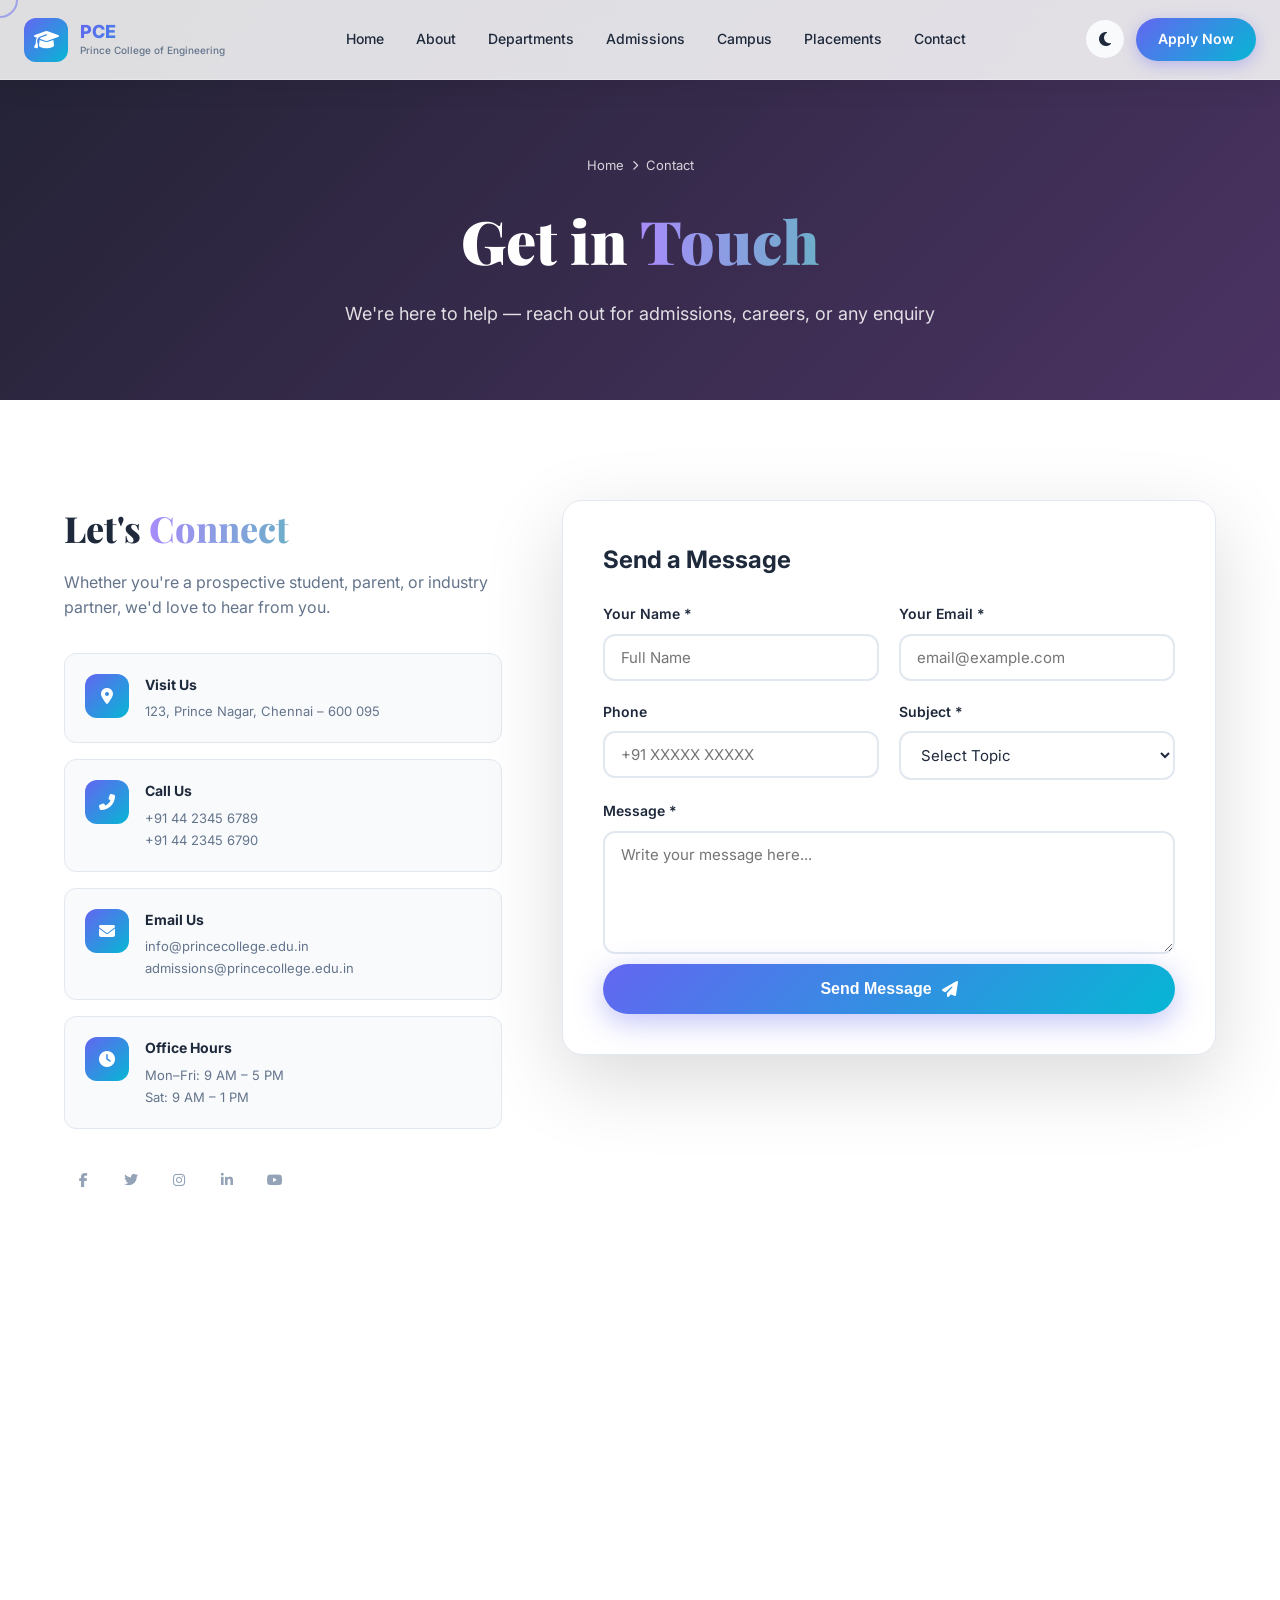
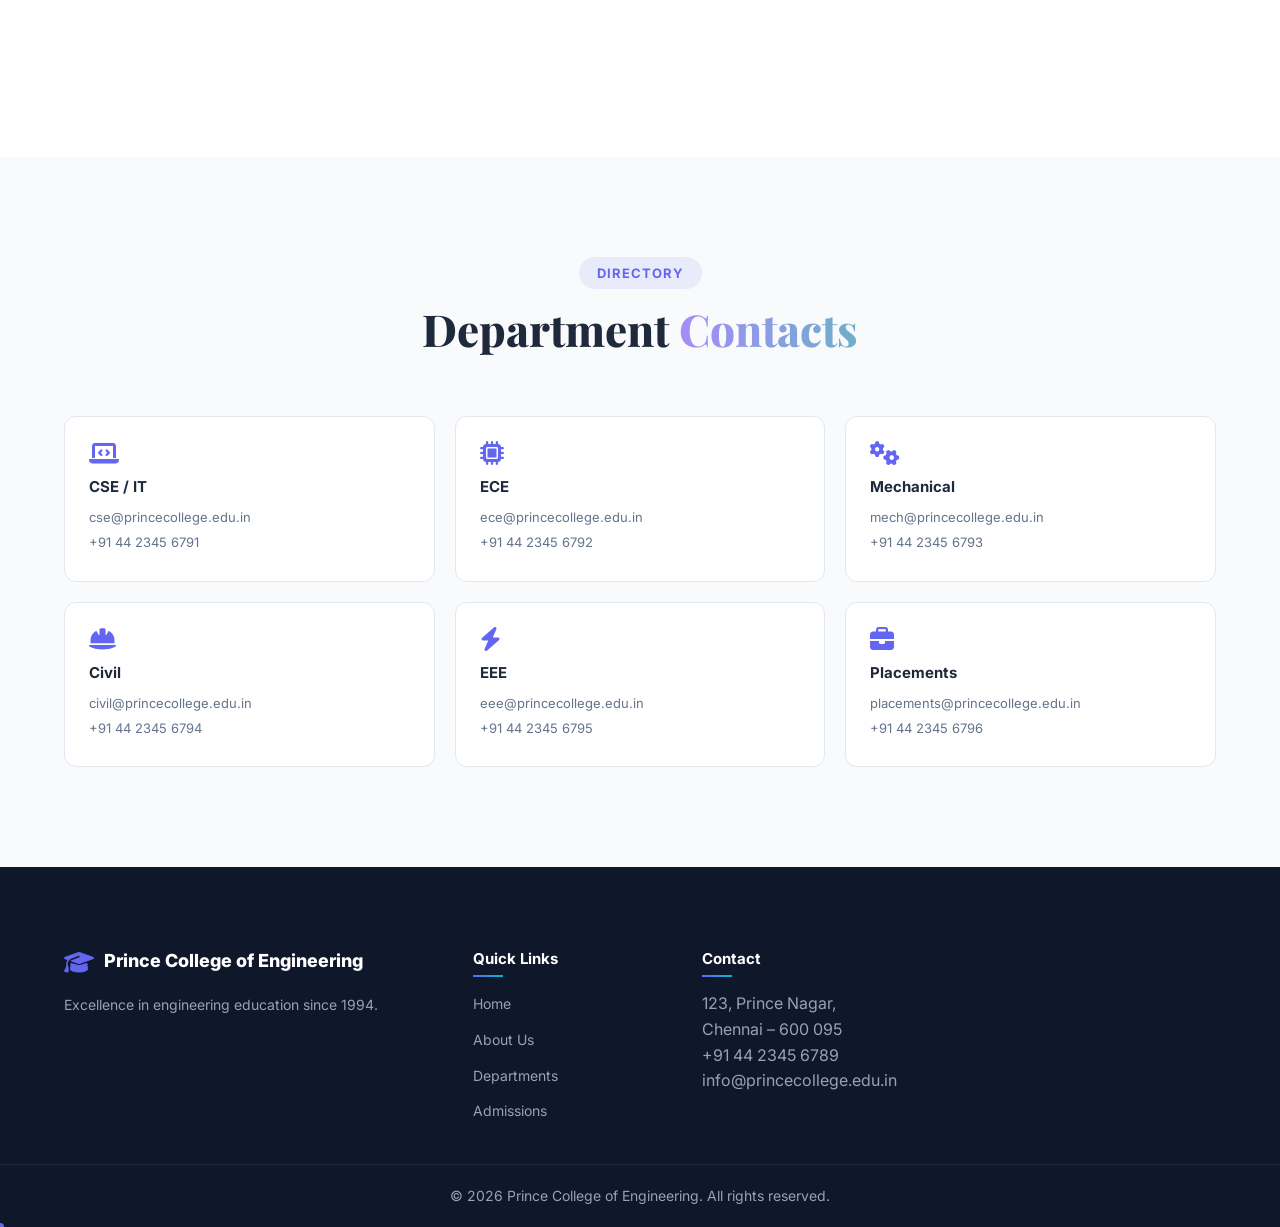
<file: claude college website/contact.html>
<!DOCTYPE html>
<html lang="en" data-theme="light">
<head>
  <meta charset="UTF-8"/>
  <meta name="viewport" content="width=device-width, initial-scale=1.0"/>
  <title>Contact Us | Prince College of Engineering</title>

  <!-- CSS -->
  <link rel="stylesheet" href="css/style.css"/>
  <link rel="stylesheet" href="css/animations.css"/>
  <link rel="stylesheet" href="css/darkmode.css"/>

  <!-- Font Awesome (FIXED) -->
  <link rel="stylesheet" href="https://cdnjs.cloudflare.com/ajax/libs/font-awesome/6.5.0/css/all.min.css"/>

  <!-- Google Fonts (FIXED) -->
  <link href="https://fonts.googleapis.com/css2?family=Inter:wght@300;400;500;600;700;800;900&family=Playfair+Display:wght@700;800&display=swap" rel="stylesheet"/>
</head>

<body>

<div class="scroll-progress" id="scrollProgress"></div>

<!-- NAVBAR -->
<nav class="navbar glass" id="navbar">
  <div class="nav-container">

    <div class="nav-logo">
      <div class="logo-icon"><i class="fas fa-graduation-cap"></i></div>
      <div class="logo-text">
        <span class="logo-main">PCE</span>
        <span class="logo-sub">Prince College of Engineering</span>
      </div>
    </div>

    <ul class="nav-menu" id="navMenu">
      <li><a href="index.html" class="nav-link">Home</a></li>
      <li><a href="about.html" class="nav-link">About</a></li>
      <li><a href="departments.html" class="nav-link">Departments</a></li>
      <li><a href="admissions.html" class="nav-link">Admissions</a></li>
      <li><a href="campus.html" class="nav-link">Campus</a></li>
      <li><a href="placements.html" class="nav-link">Placements</a></li>
      <li><a href="contact.html" class="nav-link active">Contact</a></li>
    </ul>

    <div class="nav-actions">
      <button class="theme-toggle" id="themeToggle">
        <i class="fas fa-moon" id="themeIcon"></i>
      </button>
      <a href="admissions.html" class="btn-apply">Apply Now</a>
      <button class="hamburger" id="hamburger">
        <span></span><span></span><span></span>
      </button>
    </div>

  </div>
</nav>

<!-- HERO -->
<section class="page-hero">
  <div class="page-hero-bg"
       style="background-image: url('https://images.unsplash.com/photo-1423666639041-f56000c27a9a?w=1600&q=80');">
  </div>

  <div class="page-hero-overlay"></div>

  <div class="page-hero-content">
    <div class="breadcrumb">
      <a href="index.html">Home</a>
      <i class="fas fa-chevron-right"></i>
      <span>Contact</span>
    </div>

    <h1>Get in <span class="gradient-text">Touch</span></h1>
    <p>We're here to help — reach out for admissions, careers, or any enquiry</p>
  </div>
</section>

<!-- CONTACT SECTION -->
<section class="contact-section section-pad">
  <div class="container">

    <div class="contact-grid">

      <!-- INFO -->
      <div class="contact-info reveal-left">
        <h2>Let's <span class="gradient-text">Connect</span></h2>
        <p>Whether you're a prospective student, parent, or industry partner, we'd love to hear from you.</p>

        <div class="contact-cards">

          <div class="contact-card">
            <div class="cc-icon"><i class="fas fa-map-marker-alt"></i></div>
            <div>
              <h5>Visit Us</h5>
              <p>123, Prince Nagar, Chennai – 600 095</p>
            </div>
          </div>

          <div class="contact-card">
            <div class="cc-icon"><i class="fas fa-phone-alt"></i></div>
            <div>
              <h5>Call Us</h5>
              <p>+91 44 2345 6789<br/>+91 44 2345 6790</p>
            </div>
          </div>

          <div class="contact-card">
            <div class="cc-icon"><i class="fas fa-envelope"></i></div>
            <div>
              <h5>Email Us</h5>
              <p>info@princecollege.edu.in<br/>admissions@princecollege.edu.in</p>
            </div>
          </div>

          <div class="contact-card">
            <div class="cc-icon"><i class="fas fa-clock"></i></div>
            <div>
              <h5>Office Hours</h5>
              <p>Mon–Fri: 9 AM – 5 PM<br/>Sat: 9 AM – 1 PM</p>
            </div>
          </div>

        </div>

        <div class="social-links">
          <a href="#" class="social-btn"><i class="fab fa-facebook-f"></i></a>
          <a href="#" class="social-btn"><i class="fab fa-twitter"></i></a>
          <a href="#" class="social-btn"><i class="fab fa-instagram"></i></a>
          <a href="#" class="social-btn"><i class="fab fa-linkedin-in"></i></a>
          <a href="#" class="social-btn"><i class="fab fa-youtube"></i></a>
        </div>
      </div>

      <!-- FORM -->
      <div class="contact-form-wrap reveal-right">

        <form class="contact-form" id="contactForm" onsubmit="submitContactForm(event)">
          <h3>Send a Message</h3>

          <div class="form-row">
            <div class="form-group">
              <label>Your Name *</label>
              <input type="text" placeholder="Full Name" required/>
            </div>

            <div class="form-group">
              <label>Your Email *</label>
              <input type="email" placeholder="email@example.com" required/>
            </div>
          </div>

          <div class="form-row">
            <div class="form-group">
              <label>Phone</label>
              <input type="tel" placeholder="+91 XXXXX XXXXX"/>
            </div>

            <div class="form-group">
              <label>Subject *</label>
              <select required>
                <option value="">Select Topic</option>
                <option>Admissions Enquiry</option>
                <option>Fee Structure</option>
                <option>Placement Information</option>
                <option>Campus Visit</option>
                <option>Industry Partnership</option>
                <option>Other</option>
              </select>
            </div>
          </div>

          <div class="form-group full">
            <label>Message *</label>
            <textarea rows="5" placeholder="Write your message here..." required></textarea>
          </div>

          <button type="submit" class="btn-primary btn-submit">
            <span>Send Message</span>
            <i class="fas fa-paper-plane"></i>
          </button>

        </form>

        <div class="form-success" id="contactSuccess" style="display:none">
          <div class="success-icon"><i class="fas fa-check-circle"></i></div>
          <h3>Message Sent!</h3>
          <p>Thank you for reaching out. We'll reply within 24 hours.</p>
        </div>

      </div>
    </div>
  </div>
</section>

<!-- MAP (FIXED) -->
<section class="map-section">
  <iframe
    src="https://www.google.com/maps/embed?pb=!1m18!1m12!1m3!1d15553.9!2d80.1!3d12.9!2m3!1f0!2f0!3f0!3m2!1i1024!2i768!4f13.1!3m3!1m2!1s0x0%3A0x0!2zMTLCsDU0JzAwLjAiTiA4MMKwMDYnMDAuMCJF!5e0!3m2!1sen!2sin!4v1234567890"
    width="100%"
    height="450"
    style="border:0;"
    allowfullscreen=""
    loading="lazy">
  </iframe>
</section>

<!-- DEPARTMENT CONTACTS -->
<section class="dept-contacts section-pad">
  <div class="container">

    <div class="section-header reveal-up">
      <span class="section-tag">Directory</span>
      <h2 class="section-title">Department <span class="gradient-text">Contacts</span></h2>
    </div>

    <div class="dept-contact-grid reveal-up">

      <div class="dc-card"><i class="fas fa-laptop-code"></i><h5>CSE / IT</h5><p>cse@princecollege.edu.in</p><p>+91 44 2345 6791</p></div>
      <div class="dc-card"><i class="fas fa-microchip"></i><h5>ECE</h5><p>ece@princecollege.edu.in</p><p>+91 44 2345 6792</p></div>
      <div class="dc-card"><i class="fas fa-cogs"></i><h5>Mechanical</h5><p>mech@princecollege.edu.in</p><p>+91 44 2345 6793</p></div>
      <div class="dc-card"><i class="fas fa-hard-hat"></i><h5>Civil</h5><p>civil@princecollege.edu.in</p><p>+91 44 2345 6794</p></div>
      <div class="dc-card"><i class="fas fa-bolt"></i><h5>EEE</h5><p>eee@princecollege.edu.in</p><p>+91 44 2345 6795</p></div>
      <div class="dc-card"><i class="fas fa-briefcase"></i><h5>Placements</h5><p>placements@princecollege.edu.in</p><p>+91 44 2345 6796</p></div>

    </div>

  </div>
</section>

<!-- FOOTER -->
<footer class="footer">
  <div class="footer-top">
    <div class="container">

      <div class="footer-grid">

        <div class="footer-col footer-brand">
          <div class="footer-logo">
            <i class="fas fa-graduation-cap"></i>
            <span>Prince College of Engineering</span>
          </div>
          <p>Excellence in engineering education since 1994.</p>
        </div>

        <div class="footer-col">
          <h4>Quick Links</h4>
          <ul>
            <li><a href="index.html">Home</a></li>
            <li><a href="about.html">About Us</a></li>
            <li><a href="departments.html">Departments</a></li>
            <li><a href="admissions.html">Admissions</a></li>
          </ul>
        </div>

        <div class="footer-col">
          <h4>Contact</h4>
          <p>123, Prince Nagar, Chennai – 600 095</p>
          <p>+91 44 2345 6789</p>
          <p>info@princecollege.edu.in</p>
        </div>

      </div>

    </div>
  </div>

  <div class="footer-bottom">
    <div class="container">
      <p>© 2026 Prince College of Engineering. All rights reserved.</p>
    </div>
  </div>
</footer>

<!-- UI ELEMENTS -->
<button class="back-to-top" id="backToTop"><i class="fas fa-chevron-up"></i></button>
<div class="cursor-dot" id="cursorDot"></div>
<div class="cursor-ring" id="cursorRing"></div>

<!-- JS -->
<script src="js/animations.js"></script>
<script src="js/main.js"></script>

</body>
</html>
</file>
<file: claude college website/css/style.css>
/* ============================================
   PRINCE COLLEGE OF ENGINEERING - MAIN CSS
   ============================================ */

/* CSS Variables */
.hero{
    position: relative;
    min-height: 100vh;
    overflow: hidden;
}
.hero-bg-image{
    position: absolute;
    top: 0;
    left: 0;
    width: 100%;
    height: 100%;

    background-image:
        linear-gradient(
            rgba(0,0,0,0.55),
            rgba(0,0,0,0.55)
        ),
        url("../images/collegecampusbg.jpg");

    background-size: cover;
    background-position: center;
    background-repeat: no-repeat;
    z-index: -2;
}
.hero-content{
    position: relative;
    z-index: 2;
}
.hero{
    position: relative;
    height: 100vh;
    overflow: hidden;
}

.hero-video-wrap{
    position: absolute;
    top: 0;
    left: 0;
    width: 100%;
    height: 100%;
}

.hero-video{
    width: 100%;
    height: 100%;
    object-fit: cover;
}

.hero-overlay{
    position: absolute;
    top: 0;
    left: 0;
    width: 100%;
    height: 100%;
    background: rgba(0,0,0,0.5);
}

.hero-content{
    position: relative;
    z-index: 2;
    color: white;
}
:root {
  --primary: #6366f1;
  --primary-dark: #4f46e5;
  --secondary: #06b6d4;
  --accent: #f59e0b;
  --text: #1e293b;
  --text-muted: #64748b;
  --bg: #ffffff;
  --bg-secondary: #f8fafc;
  --bg-card: #ffffff;
  --border: #e2e8f0;
  --shadow: 0 4px 6px -1px rgba(0,0,0,0.1);
  --shadow-lg: 0 10px 40px rgba(0,0,0,0.12);
  --shadow-xl: 0 25px 80px rgba(0,0,0,0.15);
  --radius: 12px;
  --radius-lg: 20px;
  --transition: all 0.3s cubic-bezier(0.4, 0, 0.2, 1);
  --navbar-height: 80px;
  --gradient: linear-gradient(135deg, #6366f1, #06b6d4);
}

/* RESET */
*, *::before, *::after { box-sizing: border-box; margin: 0; padding: 0; }
html { scroll-behavior: smooth; }
body {
  font-family: 'Inter', sans-serif;
  color: var(--text);
  background: var(--bg);
  overflow-x: hidden;
  line-height: 1.6;
  cursor: none;
}
a { text-decoration: none; color: inherit; }
img { max-width: 100%; display: block; }
ul { list-style: none; }
button { cursor: pointer; border: none; background: none; }
select, input, textarea { font-family: inherit; }

/* SCROLL PROGRESS */
.scroll-progress {
  position: fixed; top: 0; left: 0; height: 3px;
  background: var(--gradient); z-index: 9999;
  width: 0%; transition: width 0.1s;
}

/* CUSTOM CURSOR */
.cursor-dot, .cursor-ring {
  position: fixed; pointer-events: none; z-index: 99999;
  border-radius: 50%; transform: translate(-50%, -50%);
  transition: opacity 0.3s;
}
.cursor-dot {
  width: 8px; height: 8px;
  background: var(--primary);
}
.cursor-ring {
  width: 36px; height: 36px;
  border: 2px solid var(--primary);
  opacity: 0.5;
  transition: width 0.15s, height 0.15s, opacity 0.15s;
}
.cursor-ring.hovered { width: 50px; height: 50px; opacity: 0.8; }

/* CONTAINER */
.container { max-width: 1200px; margin: 0 auto; padding: 0 24px; }
.section-pad { padding: 100px 0; }

/* ============ NAVBAR ============ */
.navbar {
  position: fixed; top: 0; left: 0; right: 0;
  height: var(--navbar-height); z-index: 1000;
  transition: var(--transition);
}
.navbar.glass {
  background: rgba(255,255,255,0.85);
  backdrop-filter: blur(20px);
  -webkit-backdrop-filter: blur(20px);
  border-bottom: 1px solid rgba(255,255,255,0.3);
  box-shadow: 0 4px 30px rgba(0,0,0,0.08);
}
.navbar.scrolled {
  background: rgba(255,255,255,0.98);
  box-shadow: var(--shadow-lg);
}
.nav-container {
  max-width: 1400px; margin: 0 auto;
  padding: 0 24px;
  height: 100%;
  display: flex; align-items: center; justify-content: space-between;
}
.nav-logo {
  display: flex; align-items: center; gap: 12px;
}
.logo-icon {
  width: 44px; height: 44px;
  background: var(--gradient);
  border-radius: 12px;
  display: flex; align-items: center; justify-content: center;
  color: #fff; font-size: 20px;
}
.logo-main {
  display: block; font-weight: 800; font-size: 18px;
  background: var(--gradient); -webkit-background-clip: text;
  -webkit-text-fill-color: transparent; background-clip: text;
  line-height: 1.2;
}
.logo-sub {
  display: block; font-size: 10px;
  color: var(--text-muted); font-weight: 500;
}
.nav-menu {
  display: flex; align-items: center; gap: 4px;
}
.nav-link {
  padding: 8px 14px; border-radius: 8px;
  font-weight: 500; font-size: 14px;
  color: var(--text); transition: var(--transition);
  display: flex; align-items: center; gap: 4px;
}
.nav-link:hover, .nav-link.active {
  color: var(--primary);
  background: rgba(99,102,241,0.08);
}
.nav-link i { font-size: 10px; }

/* MEGA MENU */
.mega-menu-parent { position: relative; }
.mega-menu {
  position: absolute; top: calc(100% + 8px); left: 50%;
  transform: translateX(-50%) translateY(10px);
  background: var(--bg-card); border-radius: 16px;
  box-shadow: var(--shadow-xl); padding: 20px;
  display: flex; gap: 24px; min-width: 380px;
  opacity: 0; visibility: hidden;
  transition: var(--transition); pointer-events: none;
  border: 1px solid var(--border);
}
.mega-menu-parent:hover .mega-menu {
  opacity: 1; visibility: visible;
  transform: translateX(-50%) translateY(0);
  pointer-events: all;
}
.mega-col { flex: 1; }
.mega-col h4 {
  font-size: 11px; font-weight: 700;
  text-transform: uppercase; letter-spacing: 1px;
  color: var(--text-muted); margin-bottom: 12px;
}
.mega-col a {
  display: flex; align-items: center; gap: 10px;
  padding: 8px 10px; border-radius: 8px;
  font-size: 14px; color: var(--text);
  transition: var(--transition); margin-bottom: 4px;
}
.mega-col a:hover { background: rgba(99,102,241,0.08); color: var(--primary); }
.mega-col a i { width: 16px; color: var(--primary); }

/* NAV ACTIONS */
.nav-actions { display: flex; align-items: center; gap: 12px; }
.theme-toggle {
  width: 38px; height: 38px;
  border-radius: 50%;
  background: var(--bg-secondary);
  display: flex; align-items: center; justify-content: center;
  font-size: 16px; color: var(--text);
  transition: var(--transition);
}
.theme-toggle:hover { background: var(--primary); color: #fff; }
.btn-apply {
  background: var(--gradient);
  color: #fff; padding: 10px 22px;
  border-radius: 50px; font-weight: 600;
  font-size: 14px; transition: var(--transition);
  box-shadow: 0 4px 15px rgba(99,102,241,0.35);
}
.btn-apply:hover {
  transform: translateY(-2px);
  box-shadow: 0 8px 25px rgba(99,102,241,0.5);
}
.hamburger {
  display: none; flex-direction: column;
  gap: 5px; padding: 6px;
}
.hamburger span {
  width: 22px; height: 2px;
  background: var(--text); border-radius: 2px;
  transition: var(--transition);
}

/* ============ HERO ============ */
.hero {
  position: relative; height: 100vh; min-height: 700px;
  display: flex; align-items: center; justify-content: center;
  overflow: hidden;
}
.hero-video-wrap {
  position: absolute; inset: 0;
}
.hero-video {
  width: 100%; height: 100%; object-fit: cover;
}
.hero-overlay {
  position: absolute; inset: 0;
  background: linear-gradient(135deg, rgba(15,15,30,0.85), rgba(30,10,60,0.75));
}
#particlesCanvas {
  position: absolute; inset: 0;
  pointer-events: none; z-index: 1;
}
.hero-content {
  position: relative; z-index: 2;
  text-align: center; color: #fff;
  padding: 0 24px; max-width: 900px;
}
.hero-badge {
  display: inline-flex; align-items: center; gap: 8px;
  background: rgba(255,255,255,0.12);
  backdrop-filter: blur(10px);
  border: 1px solid rgba(255,255,255,0.2);
  padding: 8px 20px; border-radius: 50px;
  font-size: 13px; font-weight: 600;
  margin-bottom: 24px; letter-spacing: 0.5px;
}
.hero-badge i { color: var(--accent); }
.hero-title {
  font-size: clamp(36px, 6vw, 72px);
  font-weight: 900; line-height: 1.1;
  margin-bottom: 20px;
  font-family: 'Playfair Display', serif;
}
.gradient-text {
  background: linear-gradient(90deg, #a78bfa, #34d399);
  -webkit-background-clip: text; -webkit-text-fill-color: transparent;
  background-clip: text;
}
.hero-subtitle {
  font-size: clamp(18px, 2.5vw, 26px);
  font-weight: 400; opacity: 0.9; margin-bottom: 40px;
  min-height: 60px;
}
.typed-text {
  color: #fbbf24; font-weight: 600;
}
.hero-cta {
  display: flex; align-items: center; justify-content: center;
  gap: 16px; flex-wrap: wrap; margin-bottom: 48px;
}
.btn-primary {
  display: inline-flex; align-items: center; gap: 10px;
  background: var(--gradient); color: #fff;
  padding: 14px 32px; border-radius: 50px;
  font-weight: 700; font-size: 15px;
  transition: var(--transition);
  box-shadow: 0 8px 30px rgba(99,102,241,0.4);
}
.btn-primary:hover {
  transform: translateY(-3px);
  box-shadow: 0 12px 40px rgba(99,102,241,0.6);
}
.btn-secondary {
  display: inline-flex; align-items: center; gap: 10px;
  background: rgba(255,255,255,0.15);
  backdrop-filter: blur(10px);
  border: 2px solid rgba(255,255,255,0.3);
  color: #fff; padding: 14px 32px;
  border-radius: 50px; font-weight: 600;
  font-size: 15px; transition: var(--transition);
}
.btn-secondary:hover {
  background: rgba(255,255,255,0.25);
  transform: translateY(-3px);
}
.hero-scroll {
  display: flex; flex-direction: column;
  align-items: center; gap: 8px;
  font-size: 12px; opacity: 0.7; letter-spacing: 1px;
  text-transform: uppercase;
}
.scroll-mouse {
  width: 24px; height: 38px;
  border: 2px solid rgba(255,255,255,0.5);
  border-radius: 12px;
  display: flex; justify-content: center; padding-top: 6px;
}
.scroll-dot {
  width: 4px; height: 8px; background: #fff;
  border-radius: 2px;
  animation: scrollBounce 2s infinite;
}
@keyframes scrollBounce {
  0%, 100% { transform: translateY(0); opacity: 1; }
  50% { transform: translateY(8px); opacity: 0.3; }
}

/* FLOATING ELEMENTS */
.float-el {
  position: absolute; z-index: 2;
  display: flex; align-items: center; justify-content: center;
  border-radius: 50%;
  animation: float 6s ease-in-out infinite;
}
.float-1 { width: 70px; height: 70px; top: 20%; left: 5%; background: rgba(99,102,241,0.2); font-size: 24px; color: #a78bfa; animation-delay: 0s; }
.float-2 { width: 90px; height: 90px; top: 15%; right: 8%; background: rgba(6,182,212,0.2); font-size: 32px; color: #67e8f9; animation-delay: 1s; }
.float-3 { width: 60px; height: 60px; bottom: 25%; left: 8%; background: rgba(245,158,11,0.2); font-size: 22px; color: #fcd34d; animation-delay: 2s; }
.float-4 { width: 80px; height: 80px; bottom: 20%; right: 6%; background: rgba(16,185,129,0.2); font-size: 28px; color: #6ee7b7; animation-delay: 3s; }
@keyframes float {
  0%, 100% { transform: translateY(0) rotate(0deg); }
  33% { transform: translateY(-20px) rotate(5deg); }
  66% { transform: translateY(10px) rotate(-3deg); }
}

/* ============ STATS ============ */
.stats-section {
  background: #fff;
  padding: 60px 0;
  position: relative; z-index: 3;
  box-shadow: var(--shadow-lg);
}
.stats-grid {
  display: grid; grid-template-columns: repeat(5, 1fr);
  gap: 0;
}
.stat-card {
  padding: 40px 24px; text-align: center;
  border-right: 1px solid var(--border);
  position: relative; transition: var(--transition);
}
.stat-card:last-child { border-right: none; }
.stat-card:hover { background: var(--bg-secondary); }
.stat-icon {
  width: 56px; height: 56px;
  background: var(--gradient);
  border-radius: 14px;
  display: flex; align-items: center; justify-content: center;
  margin: 0 auto 16px; font-size: 22px; color: #fff;
}
.stat-number {
  font-size: 44px; font-weight: 900;
  background: var(--gradient); -webkit-background-clip: text;
  -webkit-text-fill-color: transparent; background-clip: text;
  line-height: 1;
}
.stat-plus { font-size: 28px; font-weight: 900; color: var(--primary); }
.stat-label { font-size: 14px; color: var(--text-muted); font-weight: 500; margin-top: 8px; }

/* ============ MARQUEE ============ */
.marquee-band {
  background: var(--gradient); padding: 14px 0;
  overflow: hidden; white-space: nowrap;
}
.marquee-track {
  display: inline-flex; gap: 60px;
  animation: marquee 30s linear infinite;
}
.marquee-track span {
  color: #fff; font-weight: 600; font-size: 14px;
  display: inline-flex; align-items: center; gap: 8px;
}
@keyframes marquee {
  from { transform: translateX(0); }
  to { transform: translateX(-50%); }
}

/* ============ SECTION HEADER ============ */
.section-header { text-align: center; margin-bottom: 60px; }
.section-tag {
  display: inline-block;
  background: rgba(99,102,241,0.1);
  color: var(--primary);
  padding: 6px 18px; border-radius: 50px;
  font-size: 13px; font-weight: 700;
  text-transform: uppercase; letter-spacing: 1px;
  margin-bottom: 14px;
}
.section-title {
  font-size: clamp(28px, 4vw, 44px); font-weight: 800;
  line-height: 1.2; margin-bottom: 14px;
  font-family: 'Playfair Display', serif;
}
.section-sub { color: var(--text-muted); font-size: 16px; max-width: 560px; margin: 0 auto; }

/* ============ PROGRAMS ============ */
.programs-section { background: var(--bg-secondary); }
.programs-grid {
  display: grid; grid-template-columns: repeat(3, 1fr);
  gap: 24px;
}
.program-card {
  background: var(--bg-card); border-radius: var(--radius-lg);
  padding: 32px; border: 1px solid var(--border);
  cursor: pointer; transition: var(--transition); position: relative;
  overflow: hidden;
}
.program-card::before {
  content: ''; position: absolute;
  top: 0; left: 0; right: 0; height: 3px;
  background: var(--gradient); transform: scaleX(0);
  transform-origin: left; transition: var(--transition);
}
.program-card:hover::before { transform: scaleX(1); }
.program-card:hover {
  transform: translateY(-8px);
  box-shadow: var(--shadow-xl);
}
.program-icon {
  width: 64px; height: 64px; border-radius: 16px;
  background: color-mix(in srgb, var(--c) 15%, transparent);
  display: flex; align-items: center; justify-content: center;
  font-size: 26px; color: var(--c); margin-bottom: 20px;
}
.program-card h3 { font-size: 18px; font-weight: 700; margin-bottom: 10px; }
.program-card p { color: var(--text-muted); font-size: 14px; line-height: 1.6; margin-bottom: 16px; }
.program-meta {
  display: flex; gap: 16px;
}
.program-meta span {
  font-size: 12px; color: var(--text-muted);
  display: flex; align-items: center; gap: 5px;
}
.program-meta i { color: var(--primary); }
.program-arrow {
  position: absolute; top: 32px; right: 32px;
  width: 36px; height: 36px;
  background: var(--bg-secondary); border-radius: 50%;
  display: flex; align-items: center; justify-content: center;
  color: var(--text-muted); font-size: 12px;
  transition: var(--transition);
}
.program-card:hover .program-arrow {
  background: var(--primary); color: #fff;
  transform: rotate(-45deg);
}

/* ============ WHY PCE ============ */
.why-grid {
  display: grid; grid-template-columns: 1fr 1fr;
  gap: 80px; align-items: center;
}
.why-img { position: relative; }
.img-stack { position: relative; }
.img-stack img {
  width: 100%; border-radius: var(--radius-lg);
  box-shadow: var(--shadow-xl);
}
.img-badge {
  position: absolute; bottom: -20px; right: -20px;
  background: var(--gradient); color: #fff;
  padding: 16px 24px; border-radius: var(--radius);
  display: flex; align-items: center; gap: 10px;
  font-weight: 700; font-size: 18px;
  box-shadow: var(--shadow-lg);
}
.img-badge span { font-size: 13px; }
.why-desc { color: var(--text-muted); font-size: 16px; margin: 16px 0 28px; line-height: 1.8; }
.why-features { margin-bottom: 32px; display: grid; grid-template-columns: 1fr 1fr; gap: 10px; }
.why-feat {
  display: flex; align-items: center; gap: 10px;
  font-size: 14px; font-weight: 500;
}
.why-feat i { color: var(--primary); font-size: 16px; flex-shrink: 0; }

/* ============ PLACEMENT HIGHLIGHT ============ */
.placements-highlight { background: var(--bg-secondary); }
.company-logos {
  display: flex; align-items: center; justify-content: center;
  gap: 32px; flex-wrap: wrap; margin-bottom: 48px;
}
.company-logo {
  width: 100px; height: 50px;
  display: flex; align-items: center; justify-content: center;
  filter: grayscale(1); opacity: 0.6;
  transition: var(--transition);
}
.company-logo:hover { filter: none; opacity: 1; transform: scale(1.1); }
.company-logo img { max-width: 80px; max-height: 40px; object-fit: contain; }
.placement-numbers {
  display: flex; align-items: center; justify-content: center;
  gap: 0; background: var(--bg-card);
  border-radius: var(--radius-lg); padding: 40px;
  box-shadow: var(--shadow-lg);
}
.pl-num { text-align: center; flex: 1; }
.pl-val {
  display: block; font-size: 36px; font-weight: 900;
  background: var(--gradient); -webkit-background-clip: text;
  -webkit-text-fill-color: transparent; background-clip: text;
  margin-bottom: 6px;
}
.pl-key { font-size: 14px; color: var(--text-muted); font-weight: 500; }
.pl-divider { width: 1px; height: 60px; background: var(--border); margin: 0 20px; }

/* ============ TESTIMONIALS ============ */
.testimonial-slider { position: relative; overflow: hidden; }
.testimonial-track {
  display: flex; gap: 24px;
  transition: transform 0.6s cubic-bezier(0.4,0,0.2,1);
}
.testimonial-card {
  flex: 0 0 calc(33.33% - 16px); min-width: calc(33.33% - 16px);
  background: var(--bg-card); border-radius: var(--radius-lg);
  padding: 36px; border: 1px solid var(--border);
  position: relative; transition: var(--transition);
}
.testimonial-card:hover {
  transform: translateY(-5px); box-shadow: var(--shadow-xl);
}
.t-quote { font-size: 32px; color: var(--primary); opacity: 0.3; margin-bottom: 16px; }
.testimonial-card p { color: var(--text-muted); font-size: 15px; line-height: 1.8; margin-bottom: 24px; font-style: italic; }
.t-author { display: flex; align-items: center; gap: 14px; margin-bottom: 14px; }
.t-author img { width: 50px; height: 50px; border-radius: 50%; object-fit: cover; }
.t-author strong { display: block; font-size: 15px; }
.t-author span { font-size: 12px; color: var(--text-muted); }
.t-stars { color: #fbbf24; font-size: 14px; letter-spacing: 2px; }
.slider-dots {
  display: flex; justify-content: center; gap: 8px; margin-top: 32px;
}
.dot {
  width: 10px; height: 10px; border-radius: 50%;
  background: var(--border); cursor: pointer; transition: var(--transition);
}
.dot.active { background: var(--primary); width: 28px; border-radius: 5px; }

/* ============ EVENTS ============ */
.events-section { background: var(--bg-secondary); }
.events-grid { display: grid; grid-template-columns: repeat(3, 1fr); gap: 24px; }
.event-card {
  background: var(--bg-card); border-radius: var(--radius-lg);
  overflow: hidden; border: 1px solid var(--border); transition: var(--transition);
}
.event-card:hover { transform: translateY(-8px); box-shadow: var(--shadow-xl); }
.event-img img { width: 100%; height: 200px; object-fit: cover; transition: var(--transition); }
.event-card:hover .event-img img { transform: scale(1.05); }
.event-img { overflow: hidden; }
.event-card > *:not(.event-img) { padding: 0 24px; }
.event-card > *:first-child + * { margin-top: 20px; }
.event-tag {
  display: inline-block; padding: 4px 12px;
  background: rgba(99,102,241,0.1); color: var(--primary);
  border-radius: 50px; font-size: 12px; font-weight: 700;
  margin-top: 20px; text-transform: uppercase;
}
.event-date { font-size: 13px; color: var(--text-muted); margin: 8px 0; }
.event-date i { margin-right: 5px; color: var(--primary); }
.event-card h3 { font-size: 17px; font-weight: 700; margin-bottom: 10px; line-height: 1.4; }
.event-card p { font-size: 14px; color: var(--text-muted); margin-bottom: 20px; line-height: 1.7; }
.event-link {
  display: inline-flex; align-items: center; gap: 6px;
  color: var(--primary); font-weight: 600; font-size: 14px;
  padding: 0 0 20px; transition: var(--transition);
}
.event-link:hover { gap: 10px; }

/* ============ QUICK LINKS ============ */
.quick-grid {
  display: grid; grid-template-columns: repeat(6, 1fr);
  gap: 16px;
}
.quick-card {
  display: flex; flex-direction: column; align-items: center;
  gap: 10px; padding: 28px 16px;
  background: var(--bg-card); border-radius: var(--radius);
  border: 1px solid var(--border); transition: var(--transition);
  text-align: center; color: var(--text);
}
.quick-card i { font-size: 28px; color: var(--primary); transition: var(--transition); }
.quick-card span { font-size: 13px; font-weight: 600; }
.quick-card:hover {
  background: var(--gradient); color: #fff;
  transform: translateY(-6px); box-shadow: var(--shadow-xl);
  border-color: transparent;
}
.quick-card:hover i { color: #fff; }

/* ============ FOOTER ============ */
.footer { background: #0f172a; color: #94a3b8; }
.footer-top { padding: 80px 0 40px; }
.footer-grid { display: grid; grid-template-columns: 2fr 1fr 1fr 1.5fr; gap: 48px; }
.footer-logo {
  display: flex; align-items: center; gap: 10px;
  color: #fff; font-weight: 800; font-size: 18px;
  margin-bottom: 16px;
}
.footer-logo i { font-size: 24px; color: var(--primary); }
.footer-brand p { font-size: 14px; line-height: 1.8; margin-bottom: 24px; }
.footer-col h4 {
  color: #fff; font-weight: 700; font-size: 15px;
  margin-bottom: 20px; position: relative;
}
.footer-col h4::after {
  content: ''; position: absolute; left: 0; bottom: -6px;
  width: 30px; height: 2px; background: var(--gradient);
}
.footer-col ul { display: flex; flex-direction: column; gap: 10px; }
.footer-col a { font-size: 14px; transition: var(--transition); color: #94a3b8; }
.footer-col a:hover { color: #fff; padding-left: 5px; }
.footer-contact p {
  display: flex; align-items: flex-start; gap: 10px;
  font-size: 14px; margin-bottom: 10px;
}
.footer-contact i { color: var(--primary); margin-top: 3px; flex-shrink: 0; }
.social-links { display: flex; gap: 10px; }
.social-btn {
  width: 38px; height: 38px; border-radius: 50%;
  background: rgba(255,255,255,0.08);
  display: flex; align-items: center; justify-content: center;
  color: #94a3b8; font-size: 14px; transition: var(--transition);
}
.social-btn:hover { background: var(--gradient); color: #fff; transform: translateY(-3px); }
.footer-bottom {
  border-top: 1px solid rgba(255,255,255,0.08);
  padding: 20px 0; text-align: center; font-size: 14px;
}

/* ============ BACK TO TOP ============ */
.back-to-top {
  position: fixed; bottom: 30px; right: 30px;
  width: 46px; height: 46px; border-radius: 50%;
  background: var(--gradient); color: #fff;
  font-size: 16px; display: flex; align-items: center; justify-content: center;
  box-shadow: var(--shadow-lg); z-index: 999;
  opacity: 0; visibility: hidden; transform: translateY(10px);
  transition: var(--transition);
}
.back-to-top.visible { opacity: 1; visibility: visible; transform: translateY(0); }
.back-to-top:hover { transform: translateY(-4px); }

/* ============ PAGE HERO ============ */
.page-hero {
  min-height: 400px; position: relative;
  display: flex; align-items: center; justify-content: center;
  padding-top: var(--navbar-height);
}
.page-hero-bg {
  position: absolute; inset: 0;
  background-size: cover; background-position: center;
}
.page-hero-overlay {
  position: absolute; inset: 0;
  background: linear-gradient(135deg, rgba(10,10,30,0.9), rgba(30,0,60,0.8));
}
.page-hero-content {
  position: relative; z-index: 1;
  text-align: center; color: #fff; padding: 60px 24px;
}
.breadcrumb {
  display: inline-flex; align-items: center; gap: 8px;
  font-size: 13px; opacity: 0.8; margin-bottom: 16px;
}
.breadcrumb a:hover { color: var(--accent); }
.breadcrumb i { font-size: 10px; }
.page-hero-content h1 {
  font-size: clamp(32px, 5vw, 60px); font-weight: 900;
  font-family: 'Playfair Display', serif; margin-bottom: 12px;
}
.page-hero-content p { font-size: 18px; opacity: 0.85; }

/* ============ ABOUT PAGE ============ */
.vm-grid { display: grid; grid-template-columns: repeat(3, 1fr); gap: 24px; }
.vm-card {
  background: var(--bg-card); border-radius: var(--radius-lg);
  padding: 40px 32px; border: 1px solid var(--border);
  transition: var(--transition);
}
.vm-card:hover { transform: translateY(-6px); box-shadow: var(--shadow-xl); }
.vm-icon {
  width: 56px; height: 56px; background: var(--gradient);
  border-radius: 14px; display: flex; align-items: center;
  justify-content: center; font-size: 22px; color: #fff;
  margin-bottom: 20px;
}
.vm-card h3 { font-size: 22px; font-weight: 700; margin-bottom: 14px; }
.vm-card ul li {
  display: flex; align-items: flex-start; gap: 8px;
  font-size: 14px; color: var(--text-muted); margin-bottom: 10px;
}
.vm-card ul li i { color: var(--primary); margin-top: 3px; }

/* TIMELINE */
.timeline-section { background: var(--bg-secondary); }
.timeline { position: relative; max-width: 900px; margin: 0 auto; }
.timeline::before {
  content: ''; position: absolute; left: 50%; top: 0; bottom: 0;
  width: 2px; background: var(--gradient); transform: translateX(-50%);
}
.timeline-item {
  display: flex; margin-bottom: 48px;
  align-items: flex-start; gap: 32px;
}
.timeline-item.left { flex-direction: row-reverse; }
.timeline-item.left .timeline-content { text-align: right; }
.timeline-dot {
  position: relative; z-index: 1;
  flex-shrink: 0;
}
.timeline-dot span {
  display: block; background: var(--gradient);
  color: #fff; font-weight: 800; font-size: 14px;
  padding: 8px 14px; border-radius: 50px;
  white-space: nowrap;
}
.timeline-content {
  background: var(--bg-card); border-radius: var(--radius);
  padding: 24px; border: 1px solid var(--border);
  flex: 1; max-width: 350px;
  box-shadow: var(--shadow);
}
.timeline-content h4 { font-size: 18px; font-weight: 700; margin-bottom: 8px; }
.timeline-content p { font-size: 14px; color: var(--text-muted); line-height: 1.7; }

/* LEADERS */
.leaders-grid { display: grid; grid-template-columns: repeat(4, 1fr); gap: 24px; }
.leader-card {
  background: var(--bg-card); border-radius: var(--radius-lg);
  padding: 32px; text-align: center; border: 1px solid var(--border);
  transition: var(--transition);
}
.leader-card:hover { transform: translateY(-6px); box-shadow: var(--shadow-xl); }
.leader-img { position: relative; display: inline-block; margin-bottom: 20px; }
.leader-img img {
  width: 100px; height: 100px; border-radius: 50%;
  object-fit: cover; border: 4px solid transparent;
  background: linear-gradient(#fff, #fff) padding-box,
              var(--gradient) border-box;
}
.leader-social {
  position: absolute; bottom: 0; right: -5px;
  width: 30px; height: 30px; background: var(--gradient);
  border-radius: 50%; display: flex; align-items: center;
  justify-content: center; color: #fff; font-size: 11px;
}
.leader-card h3 { font-size: 18px; font-weight: 700; margin-bottom: 4px; }
.leader-card span {
  display: block; font-size: 13px; color: var(--primary);
  font-weight: 600; margin-bottom: 12px;
}
.leader-card p { font-size: 13px; color: var(--text-muted); line-height: 1.7; }

/* ACCREDITATION */
.accreditation-section { background: var(--bg-secondary); }
.accred-grid { display: grid; grid-template-columns: repeat(4, 1fr); gap: 24px; }
.accred-card {
  background: var(--bg-card); border-radius: var(--radius-lg);
  padding: 36px; text-align: center; border: 1px solid var(--border);
  transition: var(--transition);
}
.accred-card:hover { transform: translateY(-5px); box-shadow: var(--shadow-xl); }
.accred-badge {
  width: 80px; height: 80px; border-radius: 50%;
  display: flex; align-items: center; justify-content: center;
  font-size: 26px; font-weight: 900; margin: 0 auto 20px;
}
.accred-badge.naac { background: linear-gradient(135deg,#10b981,#059669); color: #fff; font-family: 'Playfair Display', serif; }
.accred-badge.nba { background: linear-gradient(135deg,#6366f1,#4f46e5); color: #fff; }
.accred-badge.aicte { background: linear-gradient(135deg,#f59e0b,#d97706); color: #fff; }
.accred-badge.anna { background: linear-gradient(135deg,#ef4444,#dc2626); color: #fff; }
.accred-card h4 { font-size: 18px; font-weight: 700; margin-bottom: 8px; }
.accred-card p { font-size: 13px; color: var(--text-muted); }

/* ============ DEPARTMENTS PAGE ============ */
.dept-tabs {
  display: flex; gap: 8px; flex-wrap: wrap;
  margin-bottom: 40px; background: var(--bg-secondary);
  padding: 8px; border-radius: var(--radius-lg);
}
.dept-tab {
  padding: 12px 28px; border-radius: var(--radius);
  font-weight: 700; font-size: 14px; color: var(--text-muted);
  transition: var(--transition); flex: 1; text-align: center;
  letter-spacing: 0.5px;
}
.dept-tab.active {
  background: var(--gradient); color: #fff;
  box-shadow: 0 4px 15px rgba(99,102,241,0.35);
}
.dept-content { display: none; }
.dept-content.active { display: block; }
.dept-detail-grid {
  display: grid; grid-template-columns: 1fr 1fr; gap: 48px;
  align-items: start;
}
.dept-header { display: flex; gap: 20px; align-items: flex-start; margin-bottom: 20px; }
.dept-icon {
  width: 72px; height: 72px; border-radius: 18px;
  display: flex; align-items: center; justify-content: center;
  font-size: 30px; color: #fff; flex-shrink: 0;
}
.dept-header h2 { font-size: 22px; font-weight: 800; margin-bottom: 6px; }
.dept-tag {
  display: inline-block; background: rgba(99,102,241,0.1);
  color: var(--primary); padding: 4px 12px; border-radius: 50px;
  font-size: 12px; font-weight: 600;
}
.dept-info p { color: var(--text-muted); line-height: 1.8; margin-bottom: 24px; }
.dept-highlights {
  display: grid; grid-template-columns: 1fr 1fr; gap: 12px; margin-bottom: 24px;
}
.dept-hl {
  display: flex; align-items: center; gap: 10px;
  background: var(--bg-secondary); border-radius: var(--radius);
  padding: 10px 14px; font-size: 14px; font-weight: 500;
}
.dept-hl i { color: var(--primary); }
.dept-specs {
  display: grid; grid-template-columns: repeat(4, 1fr);
  gap: 16px; background: var(--bg-secondary);
  border-radius: var(--radius); padding: 20px;
}
.spec { text-align: center; }
.spec span { display: block; font-size: 12px; color: var(--text-muted); margin-bottom: 4px; }
.spec strong {
  font-size: 20px; font-weight: 800;
  background: var(--gradient); -webkit-background-clip: text;
  -webkit-text-fill-color: transparent; background-clip: text;
}
.sem-grid { display: grid; grid-template-columns: 1fr 1fr; gap: 16px; }
.sem-card {
  background: var(--bg-secondary); border-radius: var(--radius);
  padding: 20px; border: 1px solid var(--border);
}
.sem-card h5 { font-size: 14px; font-weight: 700; margin-bottom: 12px; color: var(--primary); }
.sem-card ul li { font-size: 13px; color: var(--text-muted); padding: 4px 0; border-bottom: 1px solid var(--border); }
.sem-card ul li:last-child { border-bottom: none; }
.spec-cards { display: grid; grid-template-columns: 1fr 1fr; gap: 16px; }
.spec-card {
  background: var(--bg-secondary); border-radius: var(--radius);
  padding: 20px; border: 1px solid var(--border); transition: var(--transition);
}
.spec-card:hover { border-color: var(--primary); transform: translateY(-3px); }
.spec-card i { font-size: 24px; color: var(--primary); margin-bottom: 10px; }
.spec-card h5 { font-size: 15px; font-weight: 700; margin-bottom: 6px; }
.spec-card p { font-size: 13px; color: var(--text-muted); }
.lab-list { display: flex; flex-direction: column; gap: 12px; }
.lab-item {
  display: flex; align-items: center; gap: 12px;
  padding: 14px; background: var(--bg-secondary);
  border-radius: var(--radius); font-size: 15px;
}
.lab-item i { color: var(--primary); }
.tech-tags { display: flex; flex-wrap: wrap; gap: 10px; }
.tech-tag {
  display: inline-block; background: var(--bg-secondary);
  border: 1px solid var(--border); padding: 8px 18px;
  border-radius: 50px; font-size: 14px; font-weight: 600;
  transition: var(--transition);
}
.tech-tag:hover { background: var(--gradient); color: #fff; border-color: transparent; }

/* ============ ADMISSIONS PAGE ============ */
.process-steps {
  display: flex; align-items: flex-start;
  gap: 0; justify-content: center;
}
.process-step {
  flex: 1; text-align: center; position: relative; max-width: 180px;
}
.step-num {
  display: inline-block;
  font-size: 48px; font-weight: 900; opacity: 0.1;
  color: var(--primary); line-height: 1;
  margin-bottom: 4px;
}
.step-content i {
  display: block; font-size: 32px; color: var(--primary);
  margin-bottom: 12px;
}
.step-content h4 { font-size: 16px; font-weight: 700; margin-bottom: 8px; }
.step-content p { font-size: 12px; color: var(--text-muted); line-height: 1.7; }
.process-arrow {
  font-size: 20px; color: var(--border); padding-top: 40px;
  flex-shrink: 0;
}

.elig-grid { display: grid; grid-template-columns: 1fr 1fr; gap: 32px; }
.elig-card {
  background: var(--bg-card); border-radius: var(--radius-lg);
  padding: 40px; border: 1px solid var(--border);
}
.elig-card h3 {
  font-size: 22px; font-weight: 700; margin-bottom: 24px;
  display: flex; align-items: center; gap: 10px;
}
.elig-card h3 i { color: var(--primary); }
.elig-item { margin-bottom: 24px; }
.elig-item h5 { font-size: 15px; font-weight: 700; margin-bottom: 12px; color: var(--primary); }
.elig-item ul li {
  display: flex; align-items: flex-start; gap: 8px;
  font-size: 14px; color: var(--text-muted); margin-bottom: 8px; line-height: 1.6;
}
.elig-item ul li::before { content: '•'; color: var(--primary); font-weight: bold; margin-top: 2px; }
.fee-table { width: 100%; border-collapse: collapse; }
.fee-table th, .fee-table td {
  padding: 12px 16px; text-align: left; font-size: 14px;
  border-bottom: 1px solid var(--border);
}
.fee-table th { background: var(--bg-secondary); font-weight: 700; }
.fee-table .fee-sc { background: rgba(16,185,129,0.05); color: #10b981; }
.fee-note { font-size: 12px; color: var(--text-muted); margin-top: 12px; }
.fee-note i { color: var(--primary); margin-right: 5px; }

/* FORM */
.form-wrapper {
  max-width: 800px; margin: 0 auto;
  background: var(--bg-card); border-radius: var(--radius-lg);
  padding: 48px; border: 1px solid var(--border);
  box-shadow: var(--shadow-xl);
}
.admission-form, .contact-form { width: 100%; }
.form-row { display: grid; grid-template-columns: 1fr 1fr; gap: 20px; margin-bottom: 20px; }
.form-group { display: flex; flex-direction: column; gap: 8px; }
.form-group.full { grid-column: 1 / -1; }
.form-group label { font-size: 14px; font-weight: 600; color: var(--text); }
.form-group input, .form-group select, .form-group textarea {
  padding: 12px 16px; border-radius: var(--radius);
  border: 2px solid var(--border);
  font-size: 15px; color: var(--text);
  background: var(--bg); transition: var(--transition);
  outline: none;
}
.form-group input:focus, .form-group select:focus, .form-group textarea:focus {
  border-color: var(--primary);
  box-shadow: 0 0 0 3px rgba(99,102,241,0.1);
}
.checkbox-group { flex-direction: row !important; align-items: center; }
.checkbox-group input { width: auto; }
.btn-submit { border: none; width: 100%; justify-content: center; margin-top: 10px; font-size: 16px; padding: 16px; }
.form-success {
  text-align: center; padding: 40px;
}
.success-icon i { font-size: 64px; color: #10b981; margin-bottom: 16px; }
.success-icon { margin-bottom: 0; }
.form-success h3 { font-size: 24px; margin-bottom: 8px; }
.form-success p { color: var(--text-muted); }
.app-id {
  display: inline-block; background: rgba(99,102,241,0.1);
  color: var(--primary); padding: 8px 20px;
  border-radius: 50px; font-weight: 700; margin-top: 16px; font-size: 14px;
}

/* SCHOLARSHIPS */
.scholarship-section { background: var(--bg-secondary); }
.scholarship-grid { display: grid; grid-template-columns: repeat(4, 1fr); gap: 24px; }
.scholar-card {
  background: var(--bg-card); border-radius: var(--radius-lg);
  padding: 36px; text-align: center; border: 1px solid var(--border);
  transition: var(--transition);
}
.scholar-card:hover { transform: translateY(-6px); box-shadow: var(--shadow-xl); }
.scholar-icon {
  width: 64px; height: 64px; background: var(--gradient);
  border-radius: 50%; display: flex; align-items: center;
  justify-content: center; font-size: 24px; color: #fff;
  margin: 0 auto 20px;
}
.scholar-card h4 { font-size: 18px; font-weight: 700; margin-bottom: 10px; }
.scholar-card p { font-size: 14px; color: var(--text-muted); margin-bottom: 16px; line-height: 1.7; }
.scholar-amount {
  display: inline-block; background: rgba(99,102,241,0.1);
  color: var(--primary); padding: 6px 16px;
  border-radius: 50px; font-weight: 700; font-size: 14px;
}

/* ============ CAMPUS PAGE ============ */
.facilities-grid { display: grid; grid-template-columns: repeat(3, 1fr); gap: 24px; }
.facility-card {
  background: var(--bg-card); border-radius: var(--radius-lg);
  overflow: hidden; border: 1px solid var(--border); transition: var(--transition);
}
.facility-card:hover { transform: translateY(-6px); box-shadow: var(--shadow-xl); }
.facility-card img { width: 100%; height: 180px; object-fit: cover; transition: var(--transition); }
.facility-card:hover img { transform: scale(1.05); }
.facility-card > img { display: block; }
.facility-info { padding: 24px; }
.facility-info i { font-size: 24px; color: var(--primary); margin-bottom: 10px; }
.facility-info h4 { font-size: 18px; font-weight: 700; margin-bottom: 8px; }
.facility-info p { font-size: 14px; color: var(--text-muted); line-height: 1.7; }
.clubs-section { background: var(--bg-secondary); }
.clubs-grid { display: grid; grid-template-columns: repeat(3, 1fr); gap: 24px; }
.club-card {
  background: var(--bg-card); border-radius: var(--radius-lg);
  padding: 28px; border: 1px solid var(--border);
  transition: var(--transition); text-align: center;
}
.club-card:hover { transform: translateY(-6px); box-shadow: var(--shadow-xl); }
.club-icon {
  width: 60px; height: 60px; border-radius: 50%;
  display: flex; align-items: center; justify-content: center;
  font-size: 24px; color: #fff; margin: 0 auto 16px;
}
.club-card h4 { font-size: 17px; font-weight: 700; margin-bottom: 8px; }
.club-card p { font-size: 13px; color: var(--text-muted); margin-bottom: 12px; }
.club-card span { font-size: 12px; color: var(--primary); font-weight: 600; }
.gallery-grid {
  display: grid;
  grid-template-columns: repeat(3, 1fr);
  grid-auto-rows: 200px;
  gap: 12px;
}
.gallery-item { position: relative; overflow: hidden; border-radius: var(--radius); }
.gallery-item.tall { grid-row: span 2; }
.gallery-item.wide { grid-column: span 2; }
.gallery-item img { width: 100%; height: 100%; object-fit: cover; transition: transform 0.5s; }
.gallery-item:hover img { transform: scale(1.1); }
.gallery-overlay {
  position: absolute; inset: 0;
  background: linear-gradient(transparent, rgba(0,0,0,0.7));
  display: flex; align-items: flex-end; padding: 16px;
  opacity: 0; transition: var(--transition);
}
.gallery-item:hover .gallery-overlay { opacity: 1; }
.gallery-overlay span { color: #fff; font-weight: 600; font-size: 14px; }

/* ============ PLACEMENTS PAGE ============ */
.pl-stats-section { background: var(--bg-secondary); }
.pl-hero-stats {
  background: var(--bg-card); border-radius: var(--radius-lg);
  padding: 48px; text-align: center; border: 1px solid var(--border);
  box-shadow: var(--shadow-xl);
}
.big-num {
  display: block; font-size: 80px; font-weight: 900;
  background: var(--gradient); -webkit-background-clip: text;
  -webkit-text-fill-color: transparent; background-clip: text;
  line-height: 1; margin-bottom: 8px;
}
.big-label { font-size: 18px; color: var(--text-muted); font-weight: 500; margin-bottom: 40px; display: block; }
.pl-stat-row {
  display: flex; justify-content: center; gap: 0;
  border-top: 1px solid var(--border); padding-top: 32px;
}
.pl-stat-item { text-align: center; flex: 1; padding: 0 20px; border-right: 1px solid var(--border); }
.pl-stat-item:last-child { border-right: none; }
.pls-val {
  display: block; font-size: 28px; font-weight: 800;
  background: var(--gradient); -webkit-background-clip: text;
  -webkit-text-fill-color: transparent; background-clip: text;
  margin-bottom: 4px;
}
.pls-key { font-size: 13px; color: var(--text-muted); font-weight: 500; }
.recruiters-section { background: var(--bg); }
.rec-cat { margin-bottom: 40px; }
.rec-cat h4 { font-size: 17px; font-weight: 700; margin-bottom: 20px; display: flex; align-items: center; gap: 8px; }
.rec-logos { display: flex; flex-wrap: wrap; gap: 20px; }
.rec-logo-item {
  display: flex; flex-direction: column; align-items: center; gap: 8px;
  padding: 16px; background: var(--bg-secondary);
  border-radius: var(--radius); transition: var(--transition);
  width: 110px; border: 1px solid var(--border);
}
.rec-logo-item:hover { transform: translateY(-4px); box-shadow: var(--shadow-lg); background: var(--bg-card); }
.rec-logo-item img { width: 50px; height: 50px; object-fit: contain; }
.rec-logo-item span { font-size: 12px; font-weight: 600; }
.chart-section { background: var(--bg-secondary); }
.chart-wrapper { padding: 40px; background: var(--bg-card); border-radius: var(--radius-lg); border: 1px solid var(--border); }
.bar-chart { display: flex; align-items: flex-end; gap: 24px; height: 300px; }
.bar-item { flex: 1; display: flex; flex-direction: column; align-items: center; gap: 8px; height: 100%; justify-content: flex-end; }
.bar-fill {
  width: 100%; height: var(--h, 50%);
  background: var(--gradient); border-radius: 8px 8px 0 0;
  display: flex; align-items: flex-start; justify-content: center;
  padding-top: 8px; color: #fff; font-weight: 700;
  transition: height 1s cubic-bezier(0.4,0,0.2,1);
  position: relative;
}
.bar-item.active .bar-fill { box-shadow: 0 4px 20px rgba(99,102,241,0.5); }
.bar-year { font-size: 14px; font-weight: 700; color: var(--text-muted); }
.placed-grid { display: grid; grid-template-columns: repeat(4, 1fr); gap: 24px; }
.placed-card {
  background: var(--bg-card); border-radius: var(--radius-lg);
  padding: 28px; text-align: center; border: 1px solid var(--border);
  transition: var(--transition);
}
.placed-card:hover { transform: translateY(-6px); box-shadow: var(--shadow-xl); }
.placed-card > img { width: 70px; height: 70px; border-radius: 50%; margin: 0 auto 16px; object-fit: cover; }
.placed-info h5 { font-size: 16px; font-weight: 700; margin-bottom: 4px; }
.placed-dept { font-size: 12px; color: var(--text-muted); margin-bottom: 12px; display: block; }
.placed-company {
  display: flex; align-items: center; justify-content: center;
  gap: 8px; margin-bottom: 10px;
}
.placed-company img { width: 24px; height: 24px; object-fit: contain; }
.placed-company strong { font-size: 14px; }
.placed-pkg {
  display: inline-block; background: rgba(16,185,129,0.1);
  color: #10b981; padding: 4px 14px; border-radius: 50px;
  font-weight: 700; font-size: 14px;
}

/* ============ CONTACT PAGE ============ */
.contact-grid { display: grid; grid-template-columns: 1fr 1.3fr; gap: 60px; align-items: start; }
.contact-info h2 { font-size: 36px; font-weight: 800; margin-bottom: 12px; font-family: 'Playfair Display', serif; }
.contact-info > p { color: var(--text-muted); margin-bottom: 32px; }
.contact-cards { display: flex; flex-direction: column; gap: 16px; margin-bottom: 32px; }
.contact-card {
  display: flex; align-items: flex-start; gap: 16px;
  padding: 20px; background: var(--bg-secondary);
  border-radius: var(--radius); border: 1px solid var(--border);
  transition: var(--transition);
}
.contact-card:hover { border-color: var(--primary); transform: translateX(5px); }
.cc-icon {
  width: 44px; height: 44px; background: var(--gradient);
  border-radius: 12px; display: flex; align-items: center;
  justify-content: center; color: #fff; font-size: 16px; flex-shrink: 0;
}
.contact-card h5 { font-size: 14px; font-weight: 700; margin-bottom: 4px; }
.contact-card p { font-size: 13px; color: var(--text-muted); line-height: 1.7; }
.contact-form-wrap {
  background: var(--bg-card); border-radius: var(--radius-lg);
  padding: 40px; border: 1px solid var(--border);
  box-shadow: var(--shadow-xl);
}
.contact-form h3 { font-size: 24px; font-weight: 700; margin-bottom: 24px; }
.map-section { overflow: hidden; }
.dept-contacts { background: var(--bg-secondary); }
.dept-contact-grid { display: grid; grid-template-columns: repeat(3, 1fr); gap: 20px; }
.dc-card {
  background: var(--bg-card); border-radius: var(--radius);
  padding: 24px; border: 1px solid var(--border); transition: var(--transition);
}
.dc-card:hover { border-color: var(--primary); }
.dc-card i { font-size: 24px; color: var(--primary); margin-bottom: 10px; }
.dc-card h5 { font-size: 15px; font-weight: 700; margin-bottom: 8px; }
.dc-card p { font-size: 13px; color: var(--text-muted); margin-bottom: 4px; }

/* ============ RESPONSIVE ============ */
@media (max-width: 1024px) {
  .stats-grid { grid-template-columns: repeat(3, 1fr); }
  .programs-grid { grid-template-columns: repeat(2, 1fr); }
  .footer-grid { grid-template-columns: 1fr 1fr; }
  .leaders-grid { grid-template-columns: repeat(2, 1fr); }
  .scholarship-grid { grid-template-columns: repeat(2, 1fr); }
  .placed-grid { grid-template-columns: repeat(2, 1fr); }
  .dept-contact-grid { grid-template-columns: repeat(2, 1fr); }
  .quick-grid { grid-template-columns: repeat(3, 1fr); }
  .dept-tabs { gap: 4px; }
  .dept-tab { padding: 10px 16px; }
}

@media (max-width: 768px) {
  :root { --navbar-height: 70px; }
  .nav-menu { display: none; }
  .hamburger { display: flex; }
  .nav-menu.open {
    display: flex; flex-direction: column;
    position: fixed; top: var(--navbar-height); left: 0; right: 0;
    background: var(--bg-card); padding: 20px;
    box-shadow: var(--shadow-xl); z-index: 999;
    border-top: 1px solid var(--border); gap: 4px;
  }
  .mega-menu { display: none !important; }
  .stats-grid { grid-template-columns: repeat(2, 1fr); }
  .programs-grid { grid-template-columns: 1fr; }
  .why-grid { grid-template-columns: 1fr; }
  .vm-grid { grid-template-columns: 1fr; }
  .events-grid { grid-template-columns: 1fr; }
  .testimonial-card { min-width: 100%; flex: 0 0 100%; }
  .timeline::before { left: 20px; }
  .timeline-item, .timeline-item.left { flex-direction: row; }
  .timeline-item.left .timeline-content { text-align: left; }
  .leaders-grid { grid-template-columns: 1fr 1fr; }
  .accred-grid { grid-template-columns: repeat(2, 1fr); }
  .dept-detail-grid { grid-template-columns: 1fr; }
  .dept-specs { grid-template-columns: repeat(2, 1fr); }
  .sem-grid { grid-template-columns: 1fr; }
  .spec-cards { grid-template-columns: 1fr; }
  .elig-grid { grid-template-columns: 1fr; }
  .form-row { grid-template-columns: 1fr; }
  .facilities-grid { grid-template-columns: 1fr; }
  .clubs-grid { grid-template-columns: 1fr 1fr; }
  .pl-stat-row { flex-wrap: wrap; }
  .contact-grid { grid-template-columns: 1fr; }
  .placement-numbers { flex-wrap: wrap; }
  .pl-divider { display: none; }
  .process-steps { flex-wrap: wrap; }
  .process-arrow { display: none; }
  .quick-grid { grid-template-columns: repeat(2, 1fr); }
  .footer-grid { grid-template-columns: 1fr; }
  .section-pad { padding: 60px 0; }
  .company-logos { gap: 16px; }
  .pl-hero-stats { padding: 32px 20px; }
  .big-num { font-size: 56px; }
  .gallery-grid { grid-template-columns: repeat(2, 1fr); }
  .gallery-item.tall { grid-row: span 1; }
  .gallery-item.wide { grid-column: span 1; }
}

@media (max-width: 480px) {
  .stats-grid { grid-template-columns: 1fr 1fr; }
  .leaders-grid { grid-template-columns: 1fr; }
  .scholarship-grid { grid-template-columns: 1fr; }
  .placed-grid { grid-template-columns: 1fr; }
  .clubs-grid { grid-template-columns: 1fr; }
  .dept-contact-grid { grid-template-columns: 1fr; }
  .accred-grid { grid-template-columns: 1fr 1fr; }
  .dept-tabs { flex-wrap: wrap; }
  .dept-tab { flex: none; }
  .placement-numbers { flex-direction: column; }
}
</file>
<file: claude college website/css/animations.css>
/* ============================================
   ANIMATIONS CSS
   ============================================ */

/* REVEAL ANIMATIONS */
.reveal-up, .reveal-left, .reveal-right {
  opacity: 0;
  transition: opacity 0.8s cubic-bezier(0.4,0,0.2,1),
              transform 0.8s cubic-bezier(0.4,0,0.2,1);
}

.reveal-up { transform: translateY(50px); }
.reveal-left { transform: translateX(-60px); }
.reveal-right { transform: translateX(60px); }

.reveal-up.visible,
.reveal-left.visible,
.reveal-right.visible {
  opacity: 1;
  transform: translate(0);
}

/* Stagger delays for grid children */
.stats-grid .stat-card:nth-child(1) { transition-delay: 0.1s; }
.stats-grid .stat-card:nth-child(2) { transition-delay: 0.2s; }
.stats-grid .stat-card:nth-child(3) { transition-delay: 0.3s; }
.stats-grid .stat-card:nth-child(4) { transition-delay: 0.4s; }
.stats-grid .stat-card:nth-child(5) { transition-delay: 0.5s; }

.programs-grid .program-card:nth-child(1) { transition-delay: 0.05s; }
.programs-grid .program-card:nth-child(2) { transition-delay: 0.1s; }
.programs-grid .program-card:nth-child(3) { transition-delay: 0.15s; }
.programs-grid .program-card:nth-child(4) { transition-delay: 0.2s; }
.programs-grid .program-card:nth-child(5) { transition-delay: 0.25s; }
.programs-grid .program-card:nth-child(6) { transition-delay: 0.3s; }

.events-grid .event-card:nth-child(1) { transition-delay: 0.1s; }
.events-grid .event-card:nth-child(2) { transition-delay: 0.2s; }
.events-grid .event-card:nth-child(3) { transition-delay: 0.3s; }

/* HERO REVEAL */
.hero-content .reveal-up:nth-child(1) { transition-delay: 0.2s; }
.hero-content .reveal-up:nth-child(2) { transition-delay: 0.4s; }
.hero-content .reveal-up:nth-child(3) { transition-delay: 0.6s; }
.hero-content .reveal-up:nth-child(4) { transition-delay: 0.8s; }
.hero-content .reveal-up:nth-child(5) { transition-delay: 1.0s; }

/* PULSE */
@keyframes pulse {
  0%, 100% { transform: scale(1); }
  50% { transform: scale(1.05); }
}

/* SHIMMER */
@keyframes shimmer {
  0% { background-position: -200% center; }
  100% { background-position: 200% center; }
}

.gradient-text {
  background-size: 200% auto;
  animation: shimmer 4s linear infinite;
}

/* SPIN */
@keyframes spin {
  from { transform: rotate(0deg); }
  to { transform: rotate(360deg); }
}

/* BOUNCE IN */
@keyframes bounceIn {
  0% { transform: scale(0.3); opacity: 0; }
  50% { transform: scale(1.05); }
  70% { transform: scale(0.9); }
  100% { transform: scale(1); opacity: 1; }
}

/* SLIDE UP */
@keyframes slideUp {
  from { transform: translateY(30px); opacity: 0; }
  to { transform: translateY(0); opacity: 1; }
}

/* FADE IN */
@keyframes fadeIn {
  from { opacity: 0; }
  to { opacity: 1; }
}

/* STAT NUMBER TICK */
@keyframes countUp { from { opacity: 0; } to { opacity: 1; } }

/* NAV LINK UNDERLINE */
.nav-link {
  position: relative;
}
.nav-link::after {
  content: '';
  position: absolute; bottom: 2px; left: 14px; right: 14px;
  height: 2px; background: var(--gradient);
  transform: scaleX(0); transform-origin: center;
  transition: transform 0.3s ease;
  border-radius: 1px;
}
.nav-link:hover::after, .nav-link.active::after { transform: scaleX(1); }

/* BUTTON RIPPLE */
.btn-primary, .btn-apply, .btn-secondary {
  position: relative; overflow: hidden;
}
.btn-primary::after, .btn-apply::after {
  content: '';
  position: absolute; inset: 0;
  background: rgba(255,255,255,0.15);
  transform: translateX(-100%) skewX(-15deg);
  transition: transform 0.5s ease;
}
.btn-primary:hover::after, .btn-apply:hover::after {
  transform: translateX(100%) skewX(-15deg);
}

/* CARD GLOW ON HOVER */
.program-card:hover,
.stat-card:hover {
  box-shadow: 0 20px 60px rgba(99,102,241,0.2), var(--shadow-xl);
}

/* TYPING CURSOR */
.typed-text::after {
  content: '|';
  animation: blink 1s step-end infinite;
  color: #fbbf24;
}
@keyframes blink {
  0%, 100% { opacity: 1; }
  50% { opacity: 0; }
}

/* LOADING BAR (page transition) */
.page-loader {
  position: fixed; inset: 0; z-index: 99999;
  background: var(--bg); display: flex;
  align-items: center; justify-content: center;
  transition: opacity 0.5s, visibility 0.5s;
}
.page-loader.hidden { opacity: 0; visibility: hidden; }
.loader-circle {
  width: 50px; height: 50px; border-radius: 50%;
  border: 3px solid var(--border);
  border-top-color: var(--primary);
  animation: spin 0.8s linear infinite;
}

/* SCROLL TO TOP PULSE */
.back-to-top.visible {
  animation: subtlePulse 2s ease-in-out infinite;
}
@keyframes subtlePulse {
  0%, 100% { box-shadow: 0 4px 15px rgba(99,102,241,0.4); }
  50% { box-shadow: 0 4px 25px rgba(99,102,241,0.7); }
}

/* BAR CHART ANIMATION */
.bar-fill {
  animation: growUp 1.5s cubic-bezier(0.4,0,0.2,1) forwards;
  transform-origin: bottom;
}
@keyframes growUp {
  from { height: 0; }
  to { height: var(--h); }
}

/* COMPANY LOGO HOVER */
.company-logo img {
  transition: transform 0.4s cubic-bezier(0.4,0,0.2,1);
}
.company-logo:hover img {
  transform: scale(1.15);
}

/* GALLERY ZOOM */
.gallery-item {
  transition: transform 0.4s ease;
}

/* FLOAT ANIMATION for hero elements */
.float-el {
  transition: transform 0.1s linear;
}
</file>
<file: claude college website/css/darkmode.css>
/* ============================================
   DARK MODE STYLES
   ============================================ */

[data-theme="dark"] {
  --text: #f1f5f9;
  --text-muted: #94a3b8;
  --bg: #0f172a;
  --bg-secondary: #1e293b;
  --bg-card: #1e293b;
  --border: #334155;
  --shadow: 0 4px 6px -1px rgba(0,0,0,0.4);
  --shadow-lg: 0 10px 40px rgba(0,0,0,0.5);
  --shadow-xl: 0 25px 80px rgba(0,0,0,0.6);
}

[data-theme="dark"] .navbar.glass {
  background: rgba(15, 23, 42, 0.9);
  border-bottom-color: rgba(255,255,255,0.06);
}

[data-theme="dark"] .navbar.scrolled {
  background: rgba(15, 23, 42, 0.98);
}

[data-theme="dark"] .mega-menu {
  background: #1e293b;
  border-color: #334155;
}

[data-theme="dark"] .hero-overlay {
  background: linear-gradient(135deg, rgba(5,5,15,0.9), rgba(15,0,30,0.85));
}

[data-theme="dark"] .stats-section {
  background: #1e293b;
  border-color: #334155;
}

[data-theme="dark"] .stat-card:hover {
  background: #0f172a;
}

[data-theme="dark"] .program-card,
[data-theme="dark"] .event-card,
[data-theme="dark"] .testimonial-card,
[data-theme="dark"] .vm-card,
[data-theme="dark"] .leader-card,
[data-theme="dark"] .accred-card,
[data-theme="dark"] .scholar-card,
[data-theme="dark"] .facility-card,
[data-theme="dark"] .club-card,
[data-theme="dark"] .placed-card,
[data-theme="dark"] .contact-card,
[data-theme="dark"] .contact-form-wrap,
[data-theme="dark"] .dc-card,
[data-theme="dark"] .sem-card,
[data-theme="dark"] .spec-card,
[data-theme="dark"] .rec-logo-item,
[data-theme="dark"] .pl-hero-stats,
[data-theme="dark"] .elig-card,
[data-theme="dark"] .form-wrapper,
[data-theme="dark"] .timeline-content,
[data-theme="dark"] .chart-wrapper {
  background: #1e293b;
  border-color: #334155;
}

[data-theme="dark"] .dept-tabs {
  background: #0f172a;
}

[data-theme="dark"] .dept-hl,
[data-theme="dark"] .lab-item,
[data-theme="dark"] .tech-tag {
  background: #0f172a;
  border-color: #334155;
}

[data-theme="dark"] .form-group input,
[data-theme="dark"] .form-group select,
[data-theme="dark"] .form-group textarea {
  background: #0f172a;
  border-color: #334155;
  color: #f1f5f9;
}

[data-theme="dark"] .dept-specs,
[data-theme="dark"] .sem-card {
  background: #0f172a;
}

[data-theme="dark"] .fee-table th {
  background: #0f172a;
}

[data-theme="dark"] .process-step .step-content {
  background: #1e293b;
}

[data-theme="dark"] .bar-chart {
  background: #1e293b;
}

[data-theme="dark"] .footer {
  background: #020617;
}

[data-theme="dark"] .footer-bottom {
  border-top-color: rgba(255,255,255,0.05);
}

[data-theme="dark"] .company-logo {
  filter: grayscale(1) brightness(0.7);
}

[data-theme="dark"] .company-logo:hover {
  filter: none;
}

[data-theme="dark"] .placement-numbers {
  background: #1e293b;
}

[data-theme="dark"] .theme-toggle {
  background: #334155;
  color: #f1f5f9;
}

[data-theme="dark"] .hamburger span {
  background: #f1f5f9;
}

[data-theme="dark"] .scroll-mouse {
  border-color: rgba(255,255,255,0.3);
}

[data-theme="dark"] .quick-card {
  background: #1e293b;
  border-color: #334155;
}

/* Dark mode transition */
*, *::before, *::after {
  transition: background-color 0.3s ease, border-color 0.3s ease, color 0.2s ease;
}

/* Override for elements that shouldn't transition slowly */
.navbar, .hero-content *, .float-el, canvas {
  transition: var(--transition) !important;
}
</file>
